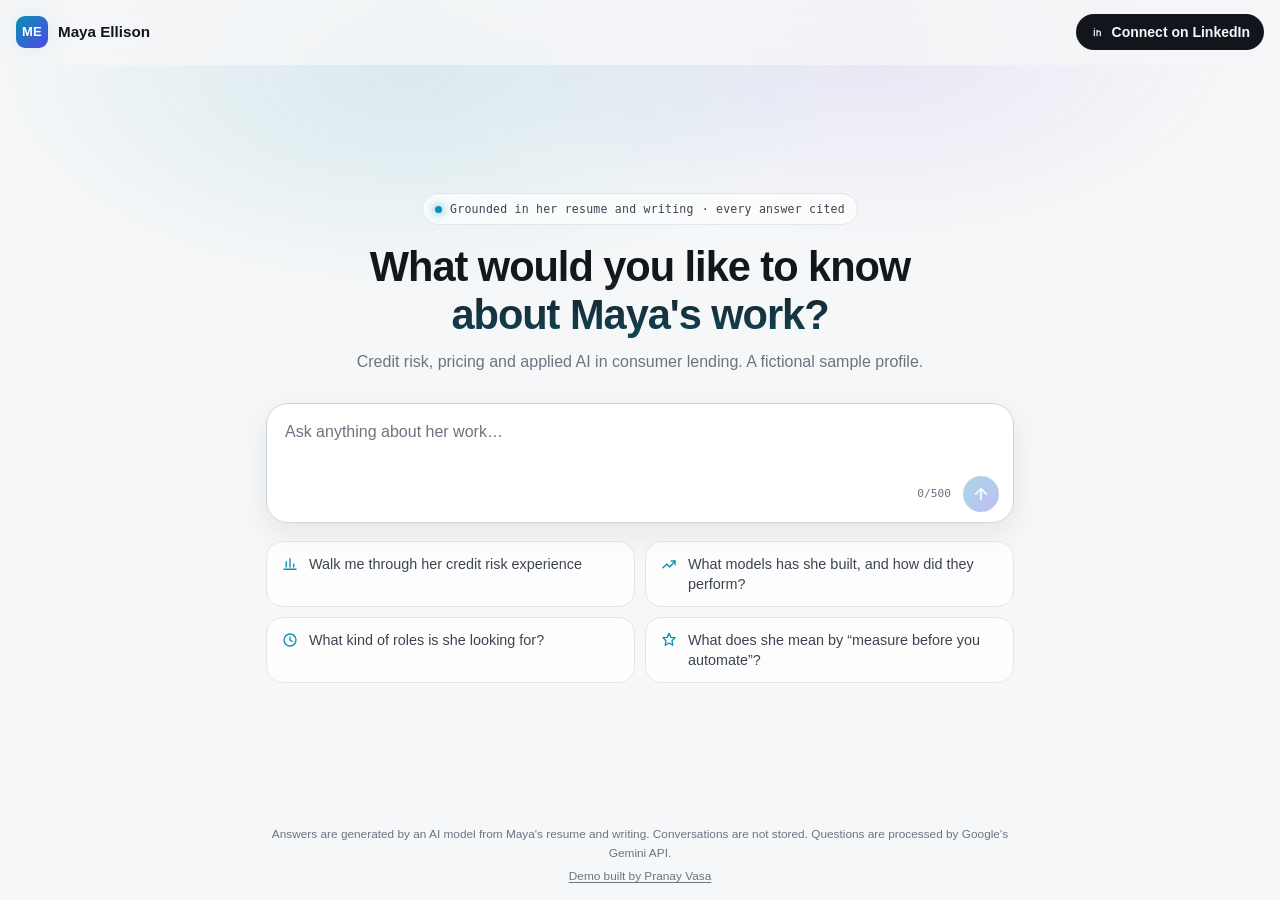
<file: web/index.html>
<!doctype html>
<html lang="en">
<head>
  <meta charset="utf-8">
  <meta name="viewport" content="width=device-width, initial-scale=1, viewport-fit=cover">
  <title>Ask about Maya Ellison (sample profile)</title>
  <meta name="description" content="A demo of a governed portfolio assistant. Maya Ellison is a fictional sample profile; answers are grounded in her sample resume and writing, with sources.">
  <meta name="color-scheme" content="dark light">
  <meta name="theme-color" content="#0b0d10" media="(prefers-color-scheme: dark)">
  <meta name="theme-color" content="#f6f7f8" media="(prefers-color-scheme: light)">
  <link rel="icon" href="data:image/svg+xml,%3Csvg xmlns='http://www.w3.org/2000/svg' viewBox='0 0 32 32'%3E%3Cdefs%3E%3ClinearGradient id='g' x1='0' y1='0' x2='1' y2='1'%3E%3Cstop offset='0' stop-color='%2322d3ee'/%3E%3Cstop offset='1' stop-color='%236366f1'/%3E%3C/linearGradient%3E%3C/defs%3E%3Crect width='32' height='32' rx='9' fill='url(%23g)'/%3E%3Ctext x='16' y='21.5' font-family='Arial' font-size='14' font-weight='700' fill='white' text-anchor='middle'%3EME%3C/text%3E%3C/svg%3E">
  <link rel="stylesheet" href="style.css">
  <script src="persona.js" defer></script>
  <script src="app.js" defer></script>
</head>
<body class="is-landing">
  <div class="glow" aria-hidden="true"></div>

  <header class="bar">
    <button type="button" class="brand" id="home" aria-label="Start a new conversation">
      <span class="mark" aria-hidden="true">ME</span>
      <span class="brand-name">Maya Ellison</span>
    </button>
    <div class="bar-actions">
      <button type="button" class="ghost" id="new-thread" hidden>
        <svg viewBox="0 0 24 24" aria-hidden="true"><path d="M12 5v14M5 12h14"/></svg>
        New
      </button>
      <a class="cta" href="https://example.com/maya-ellison" target="_blank" rel="noopener">
        <svg viewBox="0 0 24 24" aria-hidden="true" class="li"><path d="M6.5 9.5v8M6.5 6.5v.01M10.5 17.5v-4.5a2.5 2.5 0 0 1 5 0v4.5M10.5 9.5v8"/></svg>
        Connect on LinkedIn
      </a>
    </div>
  </header>

  <main class="main">
    <section class="hero" id="hero">
      <p class="eyebrow"><span class="dot" aria-hidden="true"></span> Grounded in her resume and writing<span class="eyebrow-more"> · every answer cited</span></p>
      <h1>What would you like to know<br class="br-wide"> about Maya's work?</h1>
      <p class="sub">Credit risk, pricing and applied AI in consumer lending. A fictional sample profile.</p>
    </section>

    <div class="thread" id="thread" aria-live="polite" aria-label="Conversation"></div>

    <form class="composer" id="ask" autocomplete="off">
      <label for="question" class="visually-hidden">Your question</label>
      <textarea id="question" rows="1" maxlength="500" placeholder="Ask anything about her work…" required></textarea>
      <div class="composer-row">
        <span class="count" id="count" aria-live="off">0/500</span>
        <button type="submit" class="send" id="send" aria-label="Send question" disabled>
          <svg viewBox="0 0 24 24" aria-hidden="true"><path d="M12 19V5M5 12l7-7 7 7"/></svg>
        </button>
      </div>
    </form>

    <section class="starters" id="starters" aria-label="Suggested questions">
      <button type="button" class="starter" data-q="Walk me through her credit risk experience.">
        <svg viewBox="0 0 24 24" aria-hidden="true"><path d="M4 19h16M7 16V9M12 16V5M17 16v-4"/></svg>
        <span>Walk me through her credit risk experience</span>
      </button>
      <button type="button" class="starter" data-q="What models has she built, and how did they perform?">
        <svg viewBox="0 0 24 24" aria-hidden="true"><path d="M4 17l5-5 4 4 7-8"/><path d="M15 8h5v5"/></svg>
        <span>What models has she built, and how did they perform?</span>
      </button>
      <button type="button" class="starter" data-q="What kind of roles is she looking for?">
        <svg viewBox="0 0 24 24" aria-hidden="true"><circle cx="12" cy="12" r="8"/><path d="M12 8v4l3 2"/></svg>
        <span>What kind of roles is she looking for?</span>
      </button>
      <button type="button" class="starter" data-q="What does she mean by 'measure before you automate'?">
        <svg viewBox="0 0 24 24" aria-hidden="true"><path d="M12 3l2.5 5.5L20 9l-4 4 1 6-5-3-5 3 1-6-4-4 5.5-.5z"/></svg>
        <span>What does she mean by “measure before you automate”?</span>
      </button>
    </section>
  </main>

  <footer class="notice">
    Answers are generated by an AI model from Maya's resume and writing. Conversations are not stored. Questions are processed by Google's Gemini API.
    <span class="credit"><a href="https://www.linkedin.com/in/pranayvasa" target="_blank" rel="noopener">Demo built by Pranay Vasa</a></span>
  </footer>

  <noscript><p class="noscript">This assistant needs JavaScript. You can reach Maya on <a href="https://example.com/maya-ellison">LinkedIn</a>.</p></noscript>
</body>
</html>
</file>
<file: web/style.css>
/* Dark-first, Perplexity-inspired. System fonts only, so the page renders instantly. */

:root {
  --bg: #0b0d10;
  --bg-raise: #12151a;
  --surface: #161a20;
  --surface-hover: #1c2129;
  --border: #252b34;
  --border-strong: #333b47;
  --text: #e9edf2;
  --text-soft: #b4bcc8;
  --muted: #7d8794;
  --accent: #22d3ee;
  --accent-2: #6366f1;
  --accent-ink: #061318;
  --accent-soft: rgba(34, 211, 238, 0.12);
  --glow-a: rgba(34, 211, 238, 0.16);
  --glow-b: rgba(99, 102, 241, 0.14);
  --shadow: 0 10px 40px rgba(0, 0, 0, 0.45);
  --radius: 16px;
  --radius-lg: 22px;
  --sans: -apple-system, BlinkMacSystemFont, "SF Pro Text", "Segoe UI", Roboto, "Helvetica Neue", Arial, sans-serif;
  --mono: ui-monospace, "SF Mono", Menlo, Consolas, monospace;
  --composer-h: 0px;
  color-scheme: dark;
  font-family: var(--sans);
  -webkit-text-size-adjust: 100%;
}

@media (prefers-color-scheme: light) {
  :root {
    --bg: #f6f7f8;
    --bg-raise: #ffffff;
    --surface: #ffffff;
    --surface-hover: #f0f3f6;
    --border: #e2e6eb;
    --border-strong: #cfd5dc;
    --text: #12161c;
    --text-soft: #3b4450;
    --muted: #6b7480;
    --accent: #0891b2;
    --accent-2: #4f46e5;
    --accent-ink: #ffffff;
    --accent-soft: rgba(8, 145, 178, 0.1);
    --glow-a: rgba(8, 145, 178, 0.12);
    --glow-b: rgba(79, 70, 229, 0.09);
    --shadow: 0 10px 30px rgba(18, 22, 28, 0.08);
    color-scheme: light;
  }
}

* { box-sizing: border-box; }
[hidden] { display: none !important; }
html, body { margin: 0; }
body {
  min-height: 100vh;
  min-height: 100dvh;
  background: var(--bg);
  color: var(--text);
  line-height: 1.6;
  display: flex;
  flex-direction: column;
  overflow-x: hidden;
}
svg { width: 18px; height: 18px; fill: none; stroke: currentColor; stroke-width: 1.8; stroke-linecap: round; stroke-linejoin: round; flex-shrink: 0; }
button { font: inherit; color: inherit; }

/* Ambient glow behind the hero; fades once a conversation starts. */
.glow {
  position: fixed;
  inset: -20vh -10vw auto;
  height: 70vh;
  background:
    radial-gradient(40% 50% at 35% 40%, var(--glow-a), transparent 70%),
    radial-gradient(35% 45% at 65% 35%, var(--glow-b), transparent 70%);
  filter: blur(20px);
  pointer-events: none;
  z-index: 0;
  transition: opacity 0.6s ease;
}
.is-thread .glow { opacity: 0.35; }

/* Top bar ---------------------------------------------------------------- */

.bar {
  position: sticky;
  top: 0;
  z-index: 20;
  display: flex;
  align-items: center;
  justify-content: space-between;
  gap: 12px;
  padding: 14px max(16px, env(safe-area-inset-left));
  background: color-mix(in srgb, var(--bg) 78%, transparent);
  backdrop-filter: blur(14px);
  -webkit-backdrop-filter: blur(14px);
  border-bottom: 1px solid transparent;
  transition: border-color 0.3s;
}
.is-thread .bar { border-bottom-color: var(--border); }

.brand { display: flex; align-items: center; gap: 10px; background: none; border: 0; padding: 0; cursor: pointer; }
.mark {
  display: grid; place-items: center;
  width: 32px; height: 32px; border-radius: 9px;
  background: linear-gradient(135deg, var(--accent), var(--accent-2));
  color: #fff; font-weight: 700; font-size: 13px; letter-spacing: 0.02em;
  box-shadow: 0 0 24px var(--glow-a);
}
.brand-name { font-weight: 600; font-size: 0.95rem; }

.bar-actions { display: flex; gap: 8px; align-items: center; }
.ghost, .cta {
  display: inline-flex; align-items: center; gap: 6px;
  height: 36px; padding: 0 14px; border-radius: 999px;
  font-size: 0.875rem; font-weight: 550; text-decoration: none; cursor: pointer;
  white-space: nowrap;
}
.ghost { background: transparent; border: 1px solid var(--border); color: var(--text-soft); }
.ghost:hover { background: var(--surface-hover); color: var(--text); }
.cta { background: var(--text); color: var(--bg); border: 0; }
.cta:hover { opacity: 0.9; }
.cta .li { width: 16px; height: 16px; }

/* Layout ------------------------------------------------------------------ */

.main {
  position: relative;
  z-index: 1;
  flex: 1;
  width: 100%;
  max-width: 780px;
  margin: 0 auto;
  padding: 0 16px;
  display: flex;
  flex-direction: column;
}
.is-landing .main { justify-content: center; padding-bottom: 6vh; }

/* Hero -------------------------------------------------------------------- */

.hero { text-align: center; padding: 6vh 0 28px; }
.is-thread .hero, .is-thread .starters { display: none; }

.eyebrow {
  display: inline-flex; align-items: center; gap: 8px;
  margin: 0 0 18px; padding: 6px 12px;
  border: 1px solid var(--border); border-radius: 999px;
  background: color-mix(in srgb, var(--surface) 70%, transparent);
  color: var(--text-soft); font-family: var(--mono); font-size: 0.72rem; letter-spacing: 0.02em;
}
.dot { width: 7px; height: 7px; border-radius: 50%; background: var(--accent); box-shadow: 0 0 10px var(--accent); }

h1 {
  margin: 0 0 10px;
  font-size: clamp(1.75rem, 4.6vw, 2.6rem);
  line-height: 1.15;
  letter-spacing: -0.025em;
  font-weight: 650;
  background: linear-gradient(180deg, var(--text) 30%, color-mix(in srgb, var(--text) 60%, var(--accent)));
  -webkit-background-clip: text;
  background-clip: text;
  color: transparent;
}
.sub { margin: 0; color: var(--muted); font-size: 1rem; }

/* Composer ---------------------------------------------------------------- */

.composer {
  position: relative;
  background: var(--surface);
  border: 1px solid var(--border-strong);
  border-radius: var(--radius-lg);
  padding: 14px 14px 10px 18px;
  box-shadow: var(--shadow);
  transition: border-color 0.2s, box-shadow 0.2s;
}
.composer:focus-within {
  border-color: color-mix(in srgb, var(--accent) 55%, var(--border-strong));
  box-shadow: var(--shadow), 0 0 0 4px var(--accent-soft);
}
.is-thread .composer {
  position: sticky;
  bottom: max(14px, env(safe-area-inset-bottom));
  margin-top: auto;
  z-index: 10;
  /* Fade the thread out behind the docked composer instead of a hard edge. */
  box-shadow: var(--shadow), 0 26px 0 14px var(--bg), 0 -6px 30px 18px var(--bg);
}

textarea {
  display: block;
  width: 100%;
  min-height: 28px;
  max-height: 180px;
  resize: none;
  border: 0;
  outline: 0;
  background: transparent;
  color: var(--text);
  font: inherit;
  font-size: 16px; /* below 16px, iOS zooms on focus */
  line-height: 1.5;
  padding: 2px 0;
}
textarea::placeholder { color: var(--muted); }
textarea:focus-visible { outline: none; } /* the composer's focus ring covers it */
.is-landing textarea { min-height: 52px; }

.composer-row { display: flex; align-items: center; justify-content: flex-end; gap: 12px; margin-top: 6px; }
.count { font-family: var(--mono); font-size: 0.7rem; color: var(--muted); }
.count.over { color: #f87171; }

.send {
  display: grid; place-items: center;
  width: 36px; height: 36px; border-radius: 50%;
  border: 0; cursor: pointer;
  background: linear-gradient(135deg, var(--accent), var(--accent-2));
  color: #fff;
  transition: transform 0.15s, opacity 0.2s;
}
.send:hover:not(:disabled) { transform: translateY(-1px); }
.send:disabled { opacity: 0.35; cursor: default; }
.send svg { stroke-width: 2.2; }

/* Starters ---------------------------------------------------------------- */

.starters {
  display: grid;
  grid-template-columns: 1fr 1fr;
  gap: 10px;
  margin-top: 18px;
}
.starter {
  display: flex; align-items: flex-start; gap: 10px;
  text-align: left; cursor: pointer;
  padding: 12px 14px;
  border-radius: var(--radius);
  border: 1px solid var(--border);
  background: color-mix(in srgb, var(--surface) 75%, transparent);
  color: var(--text-soft);
  font-size: 0.9rem; line-height: 1.4;
  transition: border-color 0.2s, background 0.2s, color 0.2s, transform 0.2s;
}
.starter svg { color: var(--accent); margin-top: 1px; }
.starter:hover { border-color: var(--border-strong); background: var(--surface-hover); color: var(--text); transform: translateY(-1px); }

/* Thread ------------------------------------------------------------------ */

.thread { display: flex; flex-direction: column; }
.is-thread .thread { padding-top: 12px; }

.turn {
  padding: 22px 0 26px;
  border-bottom: 1px solid var(--border);
  animation: rise 0.35s ease both;
  scroll-margin-top: 76px;
}
.turn:last-child { border-bottom: 0; }

.q {
  margin: 0 0 18px;
  font-size: clamp(1.3rem, 3vw, 1.6rem);
  line-height: 1.3;
  letter-spacing: -0.015em;
  font-weight: 600;
  overflow-wrap: anywhere;
}

.label {
  display: flex; align-items: center; gap: 8px;
  margin: 0 0 10px;
  color: var(--text-soft);
  font-size: 0.8rem; font-weight: 600; letter-spacing: 0.04em; text-transform: uppercase;
}
.label svg { width: 16px; height: 16px; color: var(--accent); }

/* Source cards */
.sources { margin-bottom: 22px; }
.cards {
  display: flex; gap: 10px;
  overflow-x: auto;
  scroll-snap-type: x proximity;
  padding-bottom: 4px;
  scrollbar-width: thin;
}
.card {
  flex: 0 0 auto;
  width: 200px;
  min-height: 78px;
  scroll-snap-align: start;
  padding: 10px 12px;
  border-radius: 12px;
  border: 1px solid var(--border);
  background: var(--surface);
  display: flex; flex-direction: column; gap: 4px;
}
.card-kicker {
  display: flex; align-items: center; gap: 6px;
  font-family: var(--mono); font-size: 0.68rem; color: var(--muted);
  white-space: nowrap; overflow: hidden; text-overflow: ellipsis;
}
.card-kicker .n {
  display: inline-grid; place-items: center;
  min-width: 16px; height: 16px; padding: 0 4px; border-radius: 5px;
  background: var(--accent-soft); color: var(--accent); font-size: 0.65rem; font-weight: 700;
}
.card-title {
  font-size: 0.83rem; line-height: 1.35; color: var(--text);
  display: -webkit-box; -webkit-line-clamp: 2; -webkit-box-orient: vertical; overflow: hidden;
}

/* Answer */
.answer { font-size: 1rem; color: var(--text); }
.answer p { margin: 0 0 0.8em; }
.answer p:last-child { margin-bottom: 0; }
.answer ul, .answer ol { margin: 0 0 0.8em; padding-left: 1.3em; }
.answer li { margin: 0.25em 0; }
.answer li::marker { color: var(--accent); }
.answer strong { font-weight: 650; }
.answer a { color: var(--accent); text-underline-offset: 3px; }

.tools { display: flex; gap: 6px; margin-top: 14px; }
.tool {
  display: inline-flex; align-items: center; gap: 6px;
  height: 30px; padding: 0 10px; border-radius: 8px;
  border: 1px solid transparent; background: transparent; color: var(--muted);
  font-size: 0.8rem; cursor: pointer;
}
.tool svg { width: 15px; height: 15px; }
.tool:hover { background: var(--surface-hover); color: var(--text); }

/* Related questions */
.related { margin-top: 22px; }
.related-list { list-style: none; margin: 0; padding: 0; border-top: 1px solid var(--border); }
.related-list li { border-bottom: 1px solid var(--border); }
.related-btn {
  width: 100%;
  display: flex; align-items: center; justify-content: space-between; gap: 12px;
  padding: 11px 2px;
  background: none; border: 0; cursor: pointer; text-align: left;
  color: var(--text-soft); font-size: 0.95rem;
}
.related-btn svg { color: var(--accent); opacity: 0.7; transition: transform 0.2s; }
.related-btn:hover { color: var(--text); }
.related-btn:hover svg { transform: translateX(3px); opacity: 1; }

/* Loading state */
.skeleton { display: flex; gap: 10px; margin-bottom: 22px; }
.skeleton span {
  width: 200px; height: 78px; border-radius: 12px;
  background: linear-gradient(90deg, var(--surface) 0%, var(--surface-hover) 50%, var(--surface) 100%);
  background-size: 200% 100%;
  animation: shimmer 1.3s linear infinite;
}
.thinking { display: flex; align-items: center; gap: 10px; color: var(--muted); font-size: 0.95rem; }
.orb {
  width: 14px; height: 14px; border-radius: 50%;
  background: linear-gradient(135deg, var(--accent), var(--accent-2));
  animation: pulse 1.1s ease-in-out infinite;
  box-shadow: 0 0 14px var(--glow-a);
}

@keyframes shimmer { to { background-position: -200% 0; } }
@keyframes pulse { 0%, 100% { transform: scale(0.75); opacity: 0.6; } 50% { transform: scale(1); opacity: 1; } }
@keyframes rise { from { opacity: 0; transform: translateY(8px); } to { opacity: 1; transform: none; } }

/* Footer ------------------------------------------------------------------ */

.notice {
  position: relative; z-index: 1;
  max-width: 780px; width: 100%;
  margin: 0 auto;
  padding: 14px 16px calc(14px + env(safe-area-inset-bottom));
  text-align: center;
  color: var(--muted);
  font-size: 0.74rem;
}
.is-thread .notice { padding-top: 6px; }
.credit { display: block; margin-top: 4px; }
.credit a { color: inherit; text-underline-offset: 2px; }

:focus-visible { outline: 2px solid var(--accent); outline-offset: 2px; border-radius: 6px; }
.visually-hidden { position: absolute; width: 1px; height: 1px; overflow: hidden; clip: rect(0 0 0 0); white-space: nowrap; }
.noscript { text-align: center; padding: 16px; }

@media (max-width: 600px) {
  .brand-name { display: none; }
  .ghost { padding: 0 10px; }
  .cta { padding: 0 12px; }
  .br-wide { display: none; }
  .eyebrow-more { display: none; }
  .hero { padding-top: 3vh; }
  .starters { grid-template-columns: 1fr; }
  .card, .skeleton span { width: 168px; }
}

@media (prefers-reduced-motion: reduce) {
  *, *::before, *::after { animation: none !important; transition: none !important; }
}
</file>
